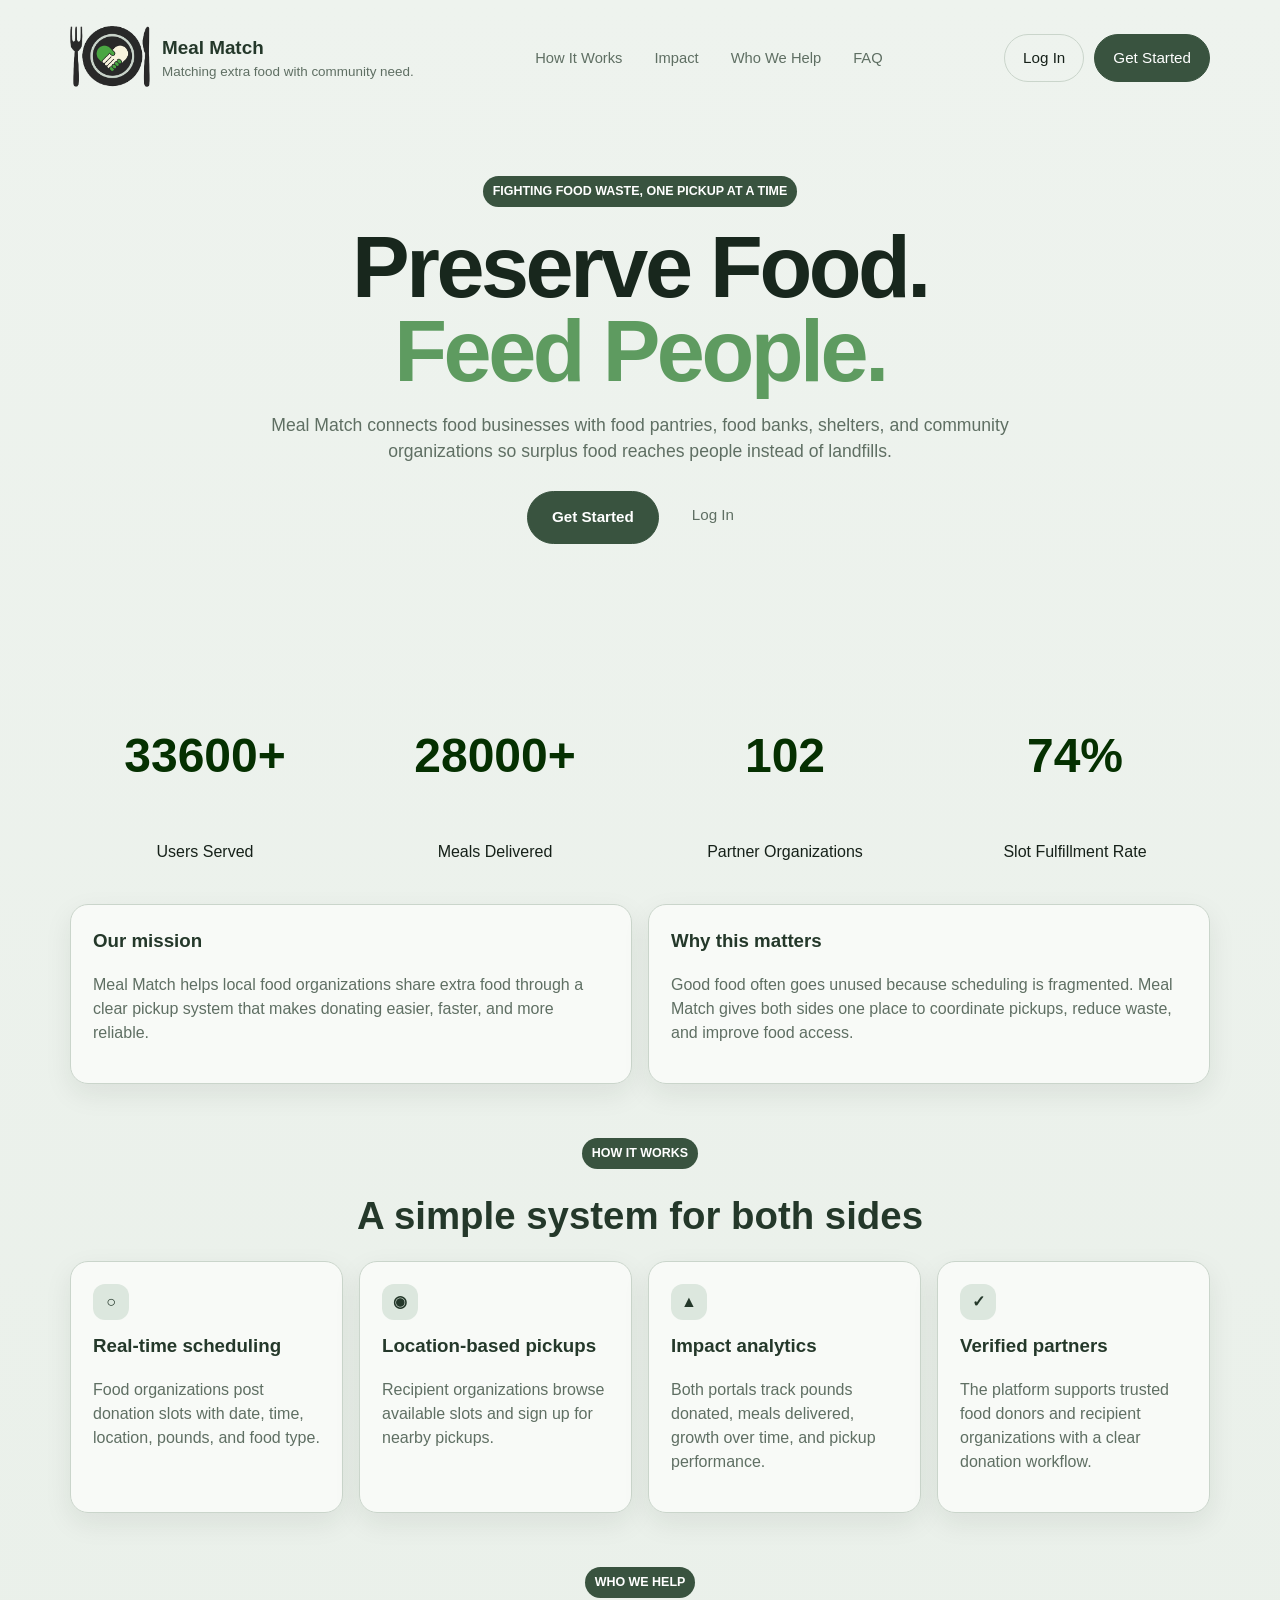
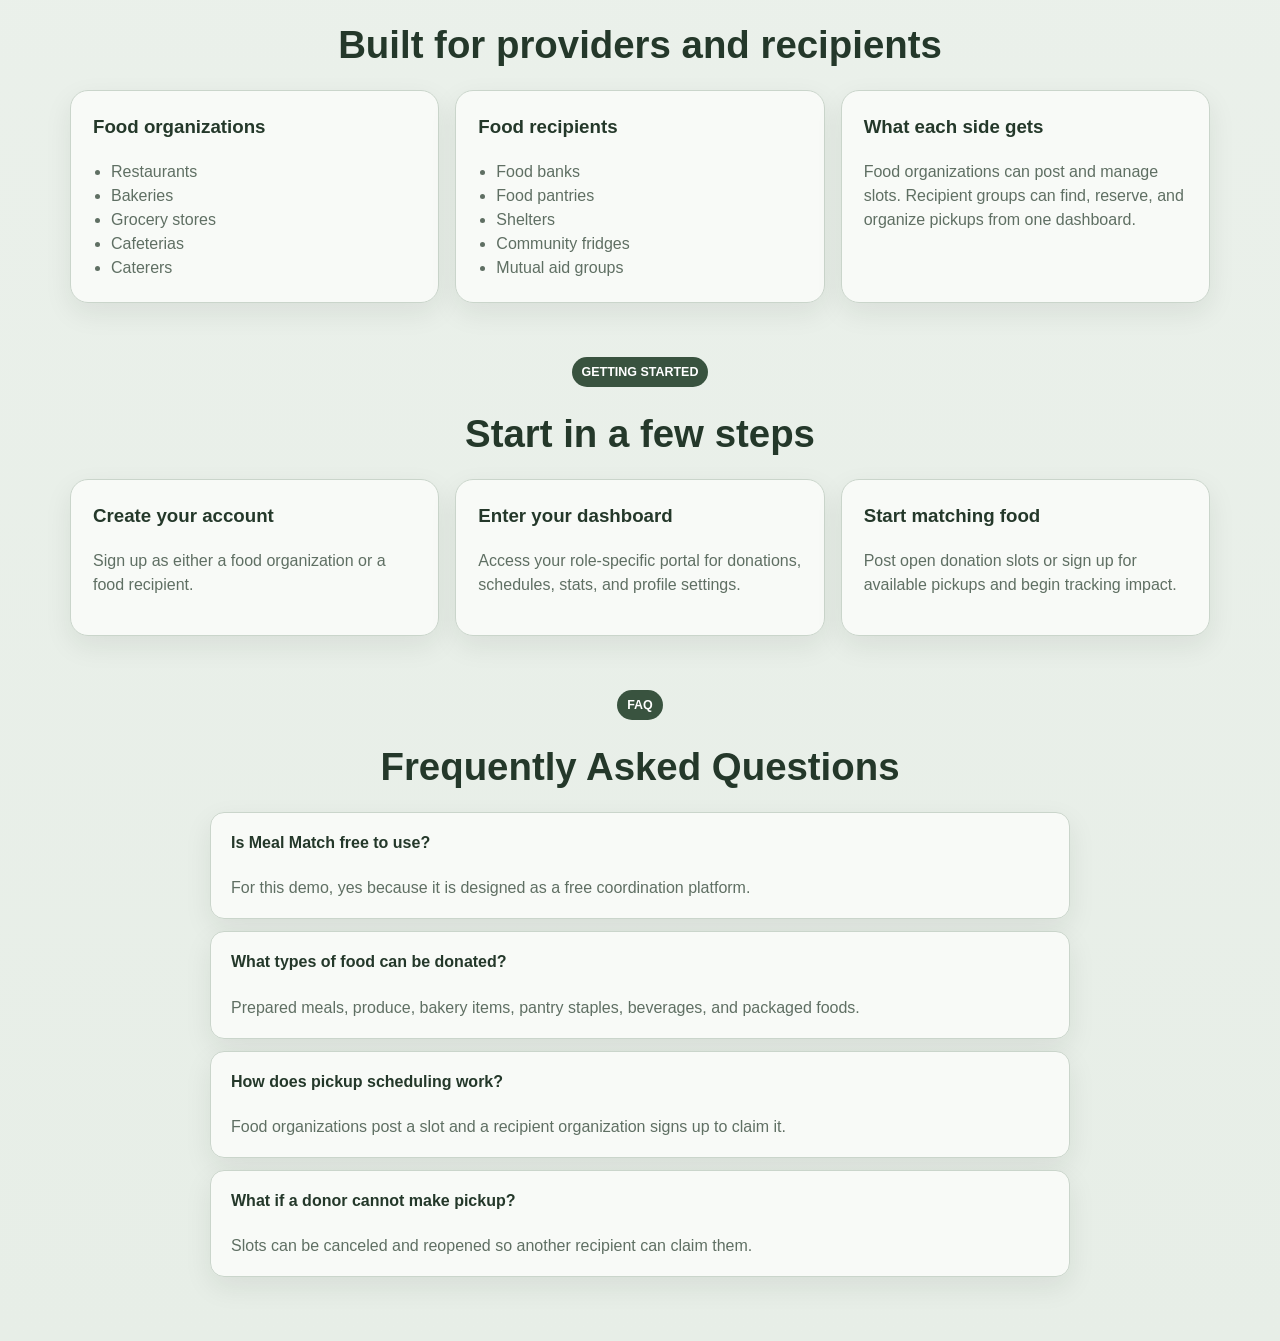
<file: index.html>
<!DOCTYPE html>
<html lang="en">

<head>
  <meta charset="UTF-8" />
  <meta name="viewport" content="width=device-width, initial-scale=1.0" />
  <title>Meal Match</title>
  <link rel="stylesheet" href="index.css" />
  <script src="index.js" defer></script>
</head>

<body>
  <section class="landing">
    <header class="topbar">
      <div class="brand">
        <img class="brand-mark" src="./images/NTHS_hackathon_26-Photoroom.png">
        <div>
          <div class="brand-name">Meal Match</div>
          <small>Matching extra food with community need.</small>
        </div>
      </div>

      <nav class="topnav">
        <a href="#how-it-works">How It Works</a>
        <a href="#impact">Impact</a>
        <a href="#who-we-help">Who We Help</a>
        <a href="#faq">FAQ</a>
      </nav>

      <div class="topbar-actions">
        <a class="button secondary" href="repeatlogin.html">Log In</a>
        <a class="button primary" href="login.html">Get Started</a>
      </div>
    </header>

    <section class="hero-centered">
      <span class="eyebrow">Fighting food waste, one pickup at a time</span>
      <h1>
        Preserve Food.<br />
        <span class="highlight">Feed People.</span>
      </h1>
      <p class="hero-copy">
        Meal Match connects food businesses with food pantries, food banks,
        shelters, and community organizations so surplus food reaches people
        instead of landfills.
      </p>
      <div class="hero-actions">
        <a class="button primary large" href="login.html">Get Started</a>
        <a class="button text-link" href="repeatlogin.html">Log In</a>
      </div>
    </section>

    <section id="impact" class="impact-strip">
      <div class="stats">
        <div class="stat">
          <h1 class="counter" data-target="42000" data-suffix="+">0</h1>
          <p>Users Served</p>
        </div>

        <div class="stat">
          <h1 class="counter" data-target="35000" data-suffix="+">0</h1>
          <p>Meals Delivered</p>
        </div>

        <div class="stat">
          <h1 class="counter" data-target="127">0</h1>
          <p>Partner Organizations </p>
        </div>

        <div class="stat">
          <h1 class="counter" data-target="92" data-suffix="%">0</h1>
          <p>Slot Fulfillment Rate</p>
        </div>
      </div>
    </section>

    <section class="two-col-intro">
      <div class="panel">
        <h3>Our mission</h3>
        <p class="muted">
          Meal Match helps local food organizations share extra food through a
          clear pickup system that makes donating easier, faster, and more reliable.
        </p>
      </div>
      <div class="panel">
        <h3>Why this matters</h3>
        <p class="muted">
          Good food often goes unused because scheduling is fragmented.
          Meal Match gives both sides one place to coordinate pickups, reduce waste,
          and improve food access.
        </p>
      </div>
    </section>

    <section id="how-it-works" class="section-block">
      <div class="section-heading">
        <span class="eyebrow">How it works</span>
        <h2>A simple system for both sides</h2>
      </div>

      <div class="feature-grid">
        <div class="feature-card">
          <div class="feature-icon">○</div>
          <h3>Real-time scheduling</h3>
          <p class="muted">
            Food organizations post donation slots with date, time, location, pounds,
            and food type.
          </p>
        </div>
        <div class="feature-card">
          <div class="feature-icon">◉</div>
          <h3>Location-based pickups</h3>
          <p class="muted">
            Recipient organizations browse available slots and sign up for nearby pickups.
          </p>
        </div>
        <div class="feature-card">
          <div class="feature-icon">▲</div>
          <h3>Impact analytics</h3>
          <p class="muted">
            Both portals track pounds donated, meals delivered, growth over time,
            and pickup performance.
          </p>
        </div>
        <div class="feature-card">
          <div class="feature-icon">✓</div>
          <h3>Verified partners</h3>
          <p class="muted">
            The platform supports trusted food donors and recipient organizations
            with a clear donation workflow.
          </p>
        </div>
      </div>
    </section>

    <section id="who-we-help" class="section-block">
      <div class="section-heading">
        <span class="eyebrow">Who we help</span>
        <h2>Built for providers and recipients</h2>
      </div>

      <div class="three-col-grid">
        <div class="panel">
          <h3>Food organizations</h3>
          <ul class="mini-list">
            <li>Restaurants</li>
            <li>Bakeries</li>
            <li>Grocery stores</li>
            <li>Cafeterias</li>
            <li>Caterers</li>
          </ul>
        </div>

        <div class="panel">
          <h3>Food recipients</h3>
          <ul class="mini-list">
            <li>Food banks</li>
            <li>Food pantries</li>
            <li>Shelters</li>
            <li>Community fridges</li>
            <li>Mutual aid groups</li>
          </ul>
        </div>

        <div class="panel">
          <h3>What each side gets</h3>
          <p class="muted">
            Food organizations can post and manage slots. Recipient groups can find,
            reserve, and organize pickups from one dashboard.
          </p>
        </div>
      </div>
    </section>

    <section class="section-block">
      <div class="section-heading">
        <span class="eyebrow">Getting started</span>
        <h2>Start in a few steps</h2>
      </div>

      <div class="three-col-grid">
        <div class="panel">
          <h3>Create your account</h3>
          <p class="muted">
            Sign up as either a food organization or a food recipient.
          </p>
        </div>
        <div class="panel">
          <h3>Enter your dashboard</h3>
          <p class="muted">
            Access your role-specific portal for donations, schedules, stats, and profile settings.
          </p>
        </div>
        <div class="panel">
          <h3>Start matching food</h3>
          <p class="muted">
            Post open donation slots or sign up for available pickups and begin tracking impact.
          </p>
        </div>
      </div>
    </section>

    <section id="faq" class="section-block faq-block">
      <div class="section-heading">
        <span class="eyebrow">FAQ</span>
        <h2>Frequently Asked Questions</h2>
      </div>

      <div class="faq-list">
        <div class="faq-item">
          <h4>Is Meal Match free to use?</h4>
          <p class="muted">For this demo, yes because it is designed as a free coordination platform.</p>
        </div>
        <div class="faq-item">
          <h4>What types of food can be donated?</h4>
          <p class="muted">Prepared meals, produce, bakery items, pantry staples, beverages, and packaged foods.</p>
        </div>
        <div class="faq-item">
          <h4>How does pickup scheduling work?</h4>
          <p class="muted">Food organizations post a slot and a recipient organization signs up to claim it.</p>
        </div>
        <div class="faq-item">
          <h4>What if a donor cannot make pickup?</h4>
          <p class="muted">Slots can be canceled and reopened so another recipient can claim them.</p>
        </div>
      </div>
    </section>
  </section>
</body>

</html>
</file>
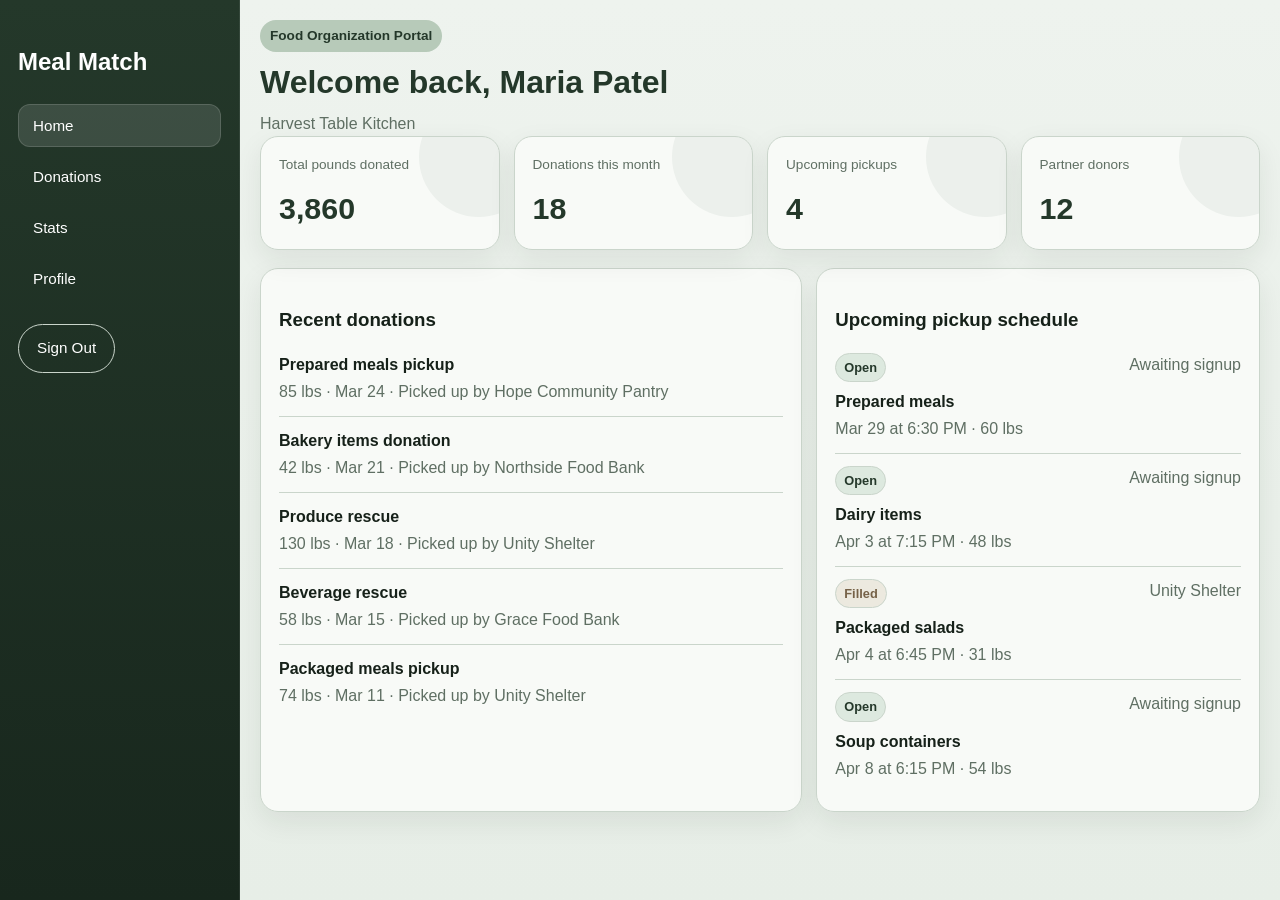
<file: dashboard.html>
<!DOCTYPE html>
<html lang="en">

<head>
  <meta charset="UTF-8" />
  <meta name="viewport" content="width=device-width, initial-scale=1.0" />
  <title>Dashboard - Meal Match</title>
  <link rel="stylesheet" href="dashboard.css" />
</head>

<body>
  <section class="portal">
    <aside class="sidebar">
      <h2>Meal Match</h2>

      <div class="nav-links">
        <button class="nav-link active" data-section="home">Home</button>
        <button class="nav-link" data-section="donations">Donations</button>
        <button class="nav-link" data-section="stats">Stats</button>
        <button class="nav-link" data-section="profile">Profile</button>
      </div>

      <div class="sidebar-actions">
        <a class="button secondary" href="login.html">Sign Out</a>
      </div>
    </aside>

    <main class="portal-main">
      <div id="portalContent"></div>
    </main>
  </section>

  <div id="toast" class="toast hidden"></div>

  <script src="script.js"></script>
</body>

</html>
</file>
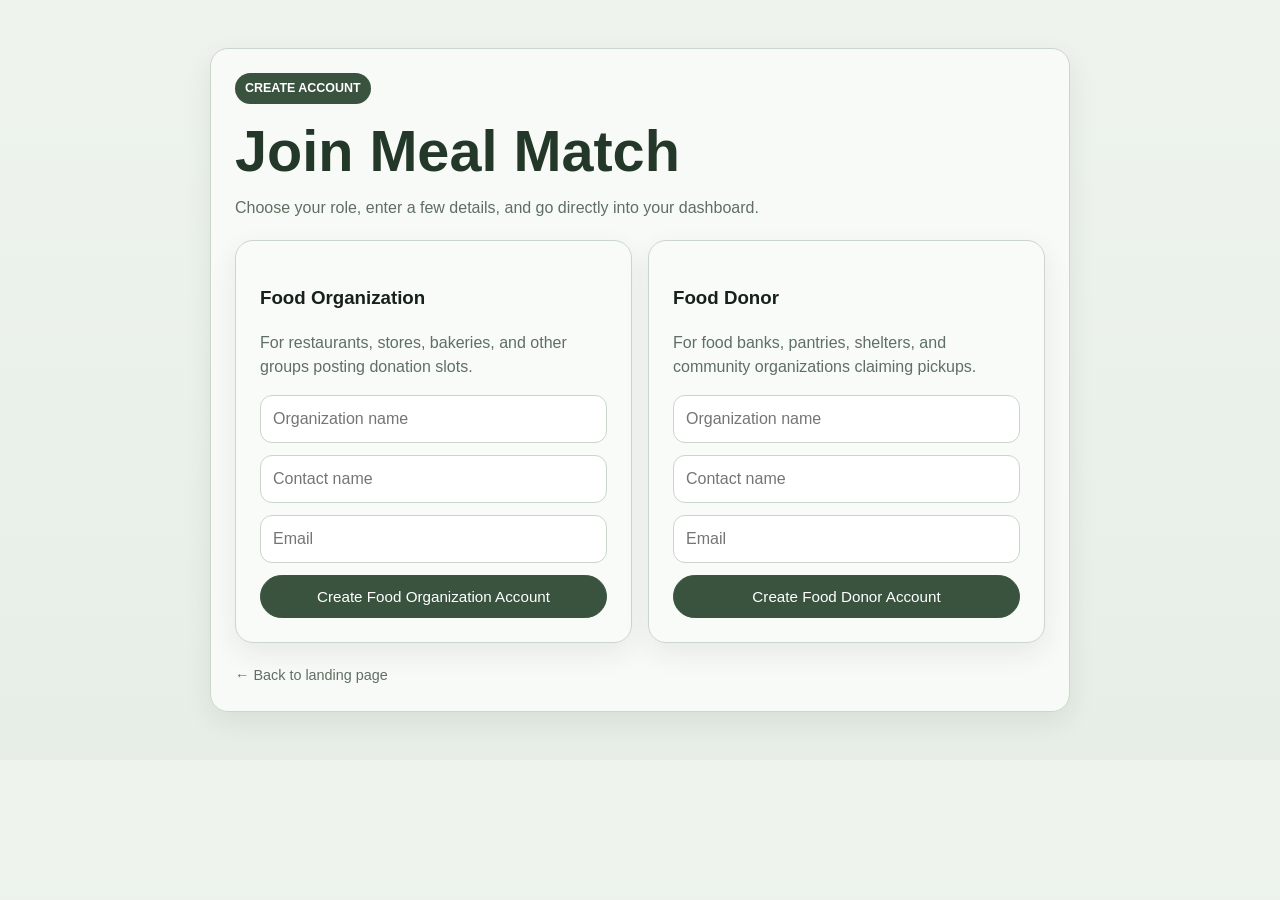
<file: login.html>
<!DOCTYPE html>
<html lang="en">

<head>
  <meta charset="UTF-8" />
  <meta name="viewport" content="width=device-width, initial-scale=1.0" />
  <title>Login - Meal Match</title>
  <link rel="stylesheet" href="login.css" />
</head>

<body>
  <section class="login-screen">
    <div class="login-card hero-card">
      <span class="eyebrow">Create account</span>
      <h1>Join Meal Match</h1>
      <p class="muted">
        Choose your role, enter a few details, and go directly into your dashboard.
      </p>

      <div class="role-choices">
        <div class="role-card">
          <h3>Food Organization</h3>
          <p class="muted">
            For restaurants, stores, bakeries, and other groups posting donation slots.
          </p>
          <form id="organizationSignupForm">
            <input id="signupOrgName" placeholder="Organization name" required />
            <input id="signupOrgContact" placeholder="Contact name" required />
            <input id="signupOrgEmail" placeholder="Email" required />
            <button class="button primary full-width" type="submit">
              Create Food Organization Account
            </button>
          </form>
        </div>

        <div class="role-card">
          <h3>Food Donor</h3>
          <p class="muted">
            For food banks, pantries, shelters, and community organizations claiming pickups.
          </p>
          <form id="donorSignupForm">
            <input id="signupDonorName" placeholder="Organization name" required />
            <input id="signupDonorContact" placeholder="Contact name" required />
            <input id="signupDonorEmail" placeholder="Email" required />
            <button class="button primary full-width" type="submit">
              Create Food Donor Account
            </button>
          </form>
        </div>
      </div>

      <div class="footer-note">
        <a href="index.html">← Back to landing page</a>
      </div>
    </div>
  </section>

  <script src="script.js"></script>
</body>

</html>
</file>
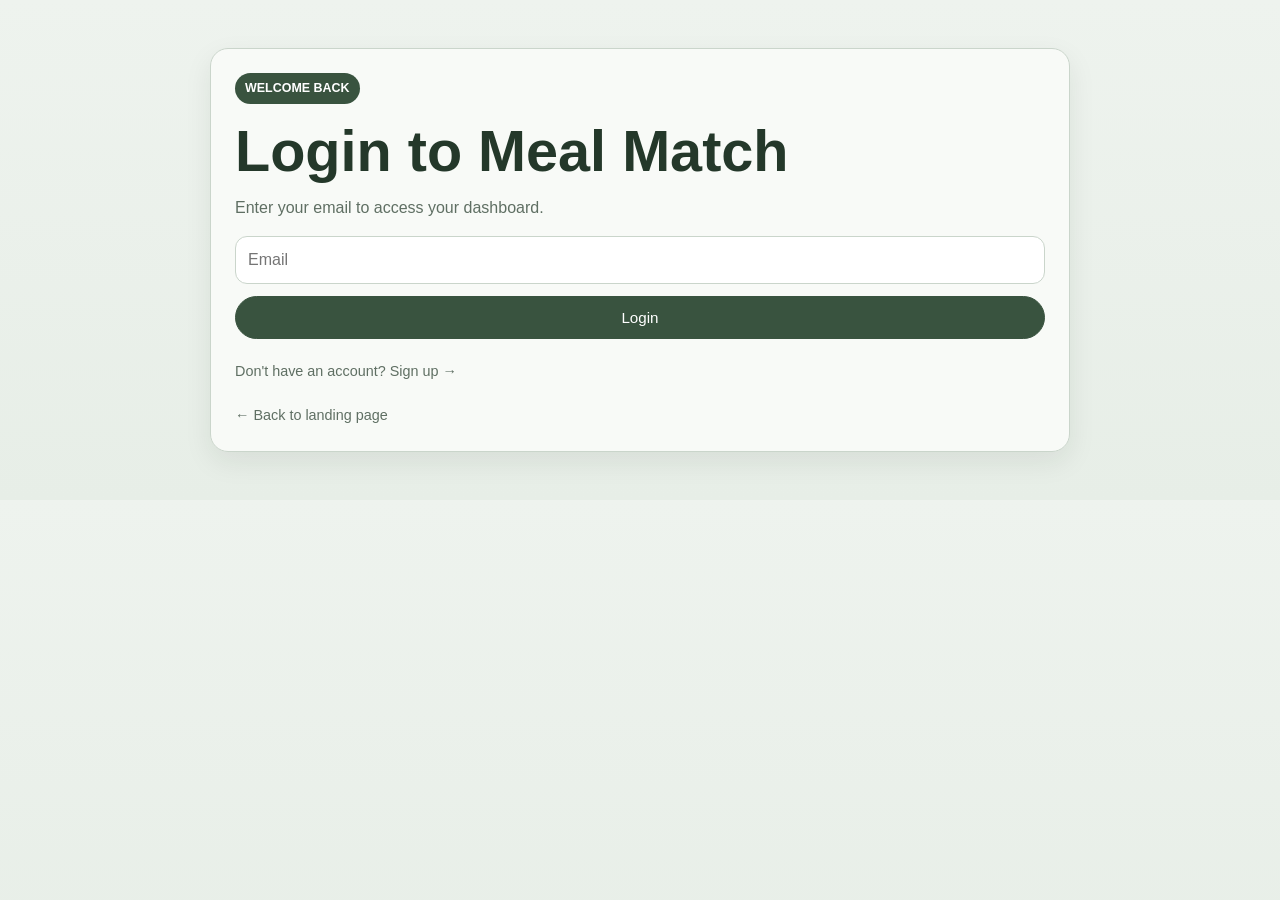
<file: repeatlogin.html>
<!DOCTYPE html>
<html lang="en">

<head>
  <meta charset="UTF-8" />
  <meta name="viewport" content="width=device-width, initial-scale=1.0" />
  <title>Login - Meal Match</title>
  <link rel="stylesheet" href="login.css" />
  <script src="script.js" defer></script> 
</head>

<body>
  <section class="login-screen">
    <div class="login-card hero-card">
      <span class="eyebrow">Welcome back</span>
      <h1>Login to Meal Match</h1>
      <p class="muted">
        Enter your email to access your dashboard.
      </p>

      <form id="loginForm">
        <input id="loginEmail" type="email" placeholder="Email" required />
        <button class="button primary full-width" type="submit">
          Login
        </button>
      </form>

      <div class="footer-note">
        <a href="login.html">Don't have an account? Sign up →</a>
      </div>

      <div class="footer-note">
        <a href="index.html">← Back to landing page</a>
      </div>
    </div>
  </section>
</body>

</html>
</file>
<file: index.css>
:root {
  --bg: #edf2ed;
  --panel: #f9fbf8;
  --ink: #162119;
  --muted: #5f6f63;
  --line: #cad5cb;
  --green-1: #dce7de;
  --green-2: #b7cab9;
  --green-5: #39533f;
  --green-6: #24382a;
  --green-7: #18271d;
  --shadow: 0 10px 28px rgba(22, 33, 25, 0.08);
  --radius: 18px;
}

* {
  box-sizing: border-box;
}

html {
  scroll-behavior: smooth;
}

body {
  margin: 0;
  font-family: Arial, Helvetica, sans-serif;
  color: var(--ink);
  background: linear-gradient(to bottom, #eef3ee, #e7eee7);
  line-height: 1.5;
}

a {
  color: inherit;
  text-decoration: none;
}

.landing {
  max-width: 1180px;
  margin: 0 auto;
  padding: 20px 20px 64px;
}

.topbar {
  display: grid;
  grid-template-columns: auto 1fr auto;
  align-items: center;
  gap: 20px;
  padding: 6px 0 26px;
}

.brand {
  display: flex;
  align-items: center;
  gap: 12px;
}

.brand-mark {
  width: 80px;      
  height: auto;
}

.brand-name {
  font-size: 1.18rem;
  font-weight: 700;
  color: var(--green-6);
}

.brand small {
  display: block;
  color: var(--muted);
  font-size: 0.84rem;
}

.topnav {
  display: flex;
  justify-content: center;
  gap: 32px;
  font-size: 0.92rem;
  color: var(--muted);
}

.topbar-actions {
  display: flex;
  gap: 10px;
  justify-content: flex-end;
}

.button {
  display: inline-block;
  border: 1px solid var(--line);
  border-radius: 999px;
  padding: 12px 18px;
  background: white;
  cursor: pointer;
  font-size: 0.95rem;
  transition: 0.2s ease;
}

.button:hover {
  transform: translateY(-2px);
}

.primary {
  background: var(--green-5);
  color: white;
  border-color: var(--green-5);
}

.secondary {
  background: transparent;
}

.text-link {
  background: transparent;
  border-color: transparent;
  color: var(--muted);
}

.large {
  padding: 14px 24px;
  font-weight: 700;
}

.hero-centered {
  text-align: center;
  padding: 60px 0 32px;
  max-width: 860px;
  margin: 0 auto;
}

.eyebrow {
  display: inline-block;
  font-size: 0.78rem;
  text-transform: uppercase;
  color: white;
  background: var(--green-5);
  padding: 6px 10px;
  border-radius: 999px;
  margin-bottom: 18px;
  font-weight: 700;
}

.hero-centered h1 {
  font-size: clamp(2.8rem, 7vw, 5.4rem);
  line-height: 0.98;
  margin: 0 0 18px;
  color: var(--green-7);
  letter-spacing: -0.04em;
}

.highlight {
  color: #5e9b60;
}

.hero-copy {
  max-width: 760px;
  margin: 0 auto 26px;
  color: var(--muted);
  font-size: 1.1rem;
}

.hero-actions {
  display: flex;
  gap: 14px;
  justify-content: center;
  flex-wrap: wrap;
}

.impact-strip {
  display: grid;
  grid-template-columns: repeat(4, 1fr);
  gap: 18px;
  margin: 28px 0 18px;
  padding: 18px 0 6px;
}

.impact-stat {
  text-align: center;
}

.impact-stat strong {
  display: block;
  font-size: 2.4rem;
  color: var(--green-7);
  margin-bottom: 6px;
}

.impact-stat span {
  color: var(--muted);
  font-size: 0.95rem;
}

.two-col-intro,
.feature-grid,
.three-col-grid {
  display: grid;
  gap: 16px;
}

.two-col-intro {
  grid-template-columns: 1fr 1fr;
  margin-top: 18px;
}

.section-block {
  margin-top: 54px;
}

.section-heading {
  text-align: center;
  margin-bottom: 16px;
}

.section-heading h2 {
  margin: 0;
  color: var(--green-6);
  font-size: clamp(1.7rem, 3vw, 2.4rem);
}

.feature-grid {
  grid-template-columns: repeat(4, 1fr);
}

.three-col-grid {
  grid-template-columns: repeat(3, 1fr);
}

.panel,
.feature-card {
  background: rgba(249, 251, 248, 0.96);
  border: 1px solid var(--line);
  border-radius: var(--radius);
  box-shadow: var(--shadow);
  padding: 22px;
}

.panel h3,
.feature-card h3,
.faq-item h4 {
  margin-top: 0;
  color: var(--green-6);
}

.muted {
  color: var(--muted);
}

.feature-icon {
  width: 36px;
  height: 36px;
  border-radius: 12px;
  display: inline-flex;
  align-items: center;
  justify-content: center;
  background: var(--green-1);
  color: var(--green-6);
  margin-bottom: 12px;
  font-weight: 700;
}

.mini-list {
  margin: 10px 0 0;
  padding-left: 18px;
  color: var(--muted);
}

.faq-block {
  max-width: 860px;
  margin-left: auto;
  margin-right: auto;
}

.faq-list {
  display: grid;
  gap: 12px;
}

.faq-item {
  background: rgba(249, 251, 248, 0.96);
  border: 1px solid var(--line);
  border-radius: 14px;
  padding: 18px 20px;
  box-shadow: var(--shadow);
}

.faq-item p {
  margin-bottom: 0;
}

@media (max-width: 1020px) {
  .topbar {
    grid-template-columns: 1fr;
    justify-items: center;
  }

  .topnav {
    flex-wrap: wrap;
    gap: 18px;
  }

  .topbar-actions {
    justify-content: center;
  }

  .impact-strip,
  .two-col-intro,
  .feature-grid,
  .three-col-grid {
    grid-template-columns: 1fr;
  }
}
.stats {
  display: flex;
  justify-content: space-around;
  text-align: center;
  margin-top: 50px;
}

.stat {
  font-family: Arial, sans-serif;
}

.counter {
  font-size: 3rem;
  font-weight: bold;
  color: #053001;
}
.stats {
  display: flex;             
  justify-content: space-around; 
  align-items: center;      
  flex-wrap: wrap;           
  text-align: center;        
  margin-top: 50px;
  gap: 20px;                 
}

.stat {
  flex: 1 1 150px;          
}

.impact-strip .stats {
  display: flex !important;      
  justify-content: space-around;  
  align-items: center;           
  flex-wrap: wrap;                
  text-align: center;
  gap: 20px;                      
}


.impact-strip .stat {
  flex: 1 1 150px;               
}

.impact-strip {
  display: block; 
}

.impact-strip .stats {
  display: flex;
  justify-content: space-around;
  align-items: center;
  flex-wrap: wrap; 
  gap: 20px; 
}
</file>
<file: dashboard.css>
:root {
  --bg: #edf2ed;
  --panel: #f9fbf8;
  --ink: #162119;
  --muted: #5f6f63;
  --line: #cad5cb;

  --green-2: #b7cab9;
  --green-5: #39533f;
  --green-6: #24382a;
  --green-7: #18271d;

  --shadow: 0 10px 28px rgba(22, 33, 25, 0.08);
  --radius: 18px;
}

* {
  box-sizing: border-box;
}

body {
  margin: 0;
  font-family: Arial, Helvetica, sans-serif;
  color: var(--ink);
  background: linear-gradient(to bottom, #eef3ee, #e7eee7);
  line-height: 1.5;
}

.hidden {
  display: none !important;
}

a {
  color: inherit;
  text-decoration: none;
}

.button,
button {
  display: inline-block;
  border: 1px solid var(--line);
  border-radius: 999px;
  padding: 12px 18px;
  background: white;
  cursor: pointer;
  font-size: 0.95rem;
  transition: 0.2s ease;
}

button:hover,
.button:hover {
  transform: translateY(-2px);
}

.primary {
  background: var(--green-5);
  color: white;
  border-color: var(--green-5);
}

.secondary {
  background: transparent;
}

.portal {
  display: grid;
  grid-template-columns: 240px 1fr;
  min-height: 100vh;
}

.sidebar {
  background: linear-gradient(to bottom, var(--green-6), var(--green-7));
  color: white;
  border-right: 1px solid rgba(255, 255, 255, 0.08);
  padding: 24px 18px;
}

.sidebar h2 {
  color: white;
  margin-bottom: 24px;
}

.nav-links {
  display: grid;
  gap: 8px;
}

.nav-link {
  width: 100%;
  text-align: left;
  border-radius: 12px;
  padding: 12px 14px;
  background: transparent;
  border: 1px solid transparent;
  color: white;
}

.nav-link.active {
  background: rgba(255, 255, 255, 0.12);
  border-color: rgba(255, 255, 255, 0.14);
}

.sidebar-actions {
  margin-top: 24px;
}

.portal-main {
  padding: 20px;
}

.portal-header h1 {
  margin: 0 0 6px;
  font-size: 2rem;
  color: var(--green-6);
}

.role-badge {
  display: inline-block;
  padding: 6px 10px;
  border-radius: 999px;
  font-size: 0.85rem;
  background: var(--green-2);
  color: var(--green-6);
  margin-bottom: 6px;
  font-weight: 700;
}

.stats-grid,
.content-grid,
.tiny-stats-grid,
.insight-grid,
.profile-edit-grid {
  display: grid;
  gap: 14px;
}

.stats-grid {
  grid-template-columns: repeat(4, 1fr);
  margin-bottom: 18px;
}

.content-grid {
  grid-template-columns: 1.1fr 0.9fr;
  margin-bottom: 16px;
}

.tiny-stats-grid,
.insight-grid {
  grid-template-columns: repeat(2, 1fr);
  margin-top: 12px;
}

.profile-edit-grid {
  grid-template-columns: 1fr 1fr;
}

.stat-card,
.list-card,
.form-card,
.chart-card,
.profile-card,
.tiny-stat,
.insight-card {
  background: rgba(249, 251, 248, 0.96);
  border: 1px solid var(--line);
  border-radius: var(--radius);
  box-shadow: var(--shadow);
  padding: 18px;
}

.stat-card {
  position: relative;
  overflow: hidden;
}

.stat-card::after {
  content: "";
  position: absolute;
  width: 120px;
  height: 120px;
  right: -40px;
  top: -40px;
  border-radius: 50%;
  background: rgba(36, 56, 42, 0.05);
}

.stat-label {
  color: var(--muted);
  font-size: 0.85rem;
  margin-bottom: 10px;
}

.stat-number {
  font-size: 1.9rem;
  font-weight: 700;
  color: var(--green-6);
}

.activity-item,
.slot-item,
.profile-row {
  padding: 12px 0;
  border-top: 1px solid var(--line);
}

.activity-item:first-of-type,
.slot-item:first-of-type,
.profile-row:first-of-type {
  border-top: none;
  padding-top: 0;
}

.slot-item {
  display: flex;
  justify-content: space-between;
  gap: 16px;
  align-items: flex-start;
  flex-wrap: wrap;
}

.slot-main strong,
.activity-item strong,
.profile-row strong {
  display: block;
  margin-bottom: 3px;
}

.muted {
  color: var(--muted);
}

.tag {
  display: inline-block;
  padding: 4px 8px;
  border-radius: 999px;
  font-size: 0.8rem;
  border: 1px solid var(--line);
  margin-bottom: 8px;
  font-weight: 700;
}

.tag.open {
  background: #dde9df;
  color: var(--green-6);
}

.tag.filled {
  background: #ece9df;
  color: #766248;
}

.tag.completed {
  background: #dce7de;
  color: var(--green-6);
}

.tag.cancelled {
  background: #efe5df;
  color: #8f5e49;
}

form {
  display: grid;
  gap: 12px;
}

input,
textarea,
select {
  width: 100%;
  padding: 11px 12px;
  border: 1px solid var(--line);
  border-radius: 12px;
  background: #fff;
  font: inherit;
  color: var(--ink);
}

textarea {
  min-height: 88px;
  resize: vertical;
}

.form-row {
  display: grid;
  grid-template-columns: 1fr 1fr;
  gap: 10px;
}

.chart-box {
  border: 1px solid var(--line);
  border-radius: 14px;
  padding: 16px;
  background: white;
  margin-top: 12px;
}

.line-chart-wrap {
  margin-top: 10px;
}

.line-chart {
  position: relative;
  height: 240px;
  border-left: 1px solid var(--line);
  border-bottom: 1px solid var(--line);
  background:
    linear-gradient(to top, rgba(36, 56, 42, 0.04) 1px, transparent 1px),
    linear-gradient(to right, rgba(36, 56, 42, 0.04) 1px, transparent 1px),
    linear-gradient(to top, #f9fbf8 0%, #ffffff 100%);
  background-size: 100% 25%, 16.6% 100%, auto;
  overflow: hidden;
}

.line-chart svg {
  width: 100%;
  height: 100%;
  overflow: visible;
}

.axis-label-x,
.axis-label-y {
  font-size: 0.78rem;
  color: var(--muted);
  font-weight: 600;
}

.axis-label-x {
  margin-top: 8px;
  text-align: center;
}

.axis-label-y {
  margin-bottom: 8px;
}

.axis-row {
  display: flex;
  justify-content: space-between;
  margin-top: 8px;
  font-size: 0.76rem;
  color: var(--muted);
}

.bars {
  display: flex;
  align-items: end;
  gap: 12px;
  height: 190px;
  padding: 14px 8px 0;
  border-left: 1px solid var(--line);
  border-bottom: 1px solid var(--line);
  background:
    linear-gradient(to top, rgba(36, 56, 42, 0.04) 1px, transparent 1px),
    linear-gradient(to top, #f9fbf8 0%, #ffffff 100%);
  background-size: 100% 25%, auto;
}

.bar-wrap {
  flex: 1;
  text-align: center;
  font-size: 0.75rem;
  color: var(--muted);
  position: relative;
}

.bar {
  width: 100%;
  border-radius: 12px 12px 0 0;
  margin-bottom: 8px;
  animation: riseUp 0.8s ease both;
  transform-origin: bottom;
}

@keyframes riseUp {
  from {
    transform: scaleY(0.15);
    opacity: 0.35;
  }

  to {
    transform: scaleY(1);
    opacity: 1;
  }
}

.chart-point {
  animation: pointFade 0.8s ease both;
}

@keyframes pointFade {
  from {
    opacity: 0;
    transform: scale(0.7);
  }

  to {
    opacity: 1;
    transform: scale(1);
  }
}

.line-animated {
  stroke-dasharray: 1000;
  stroke-dashoffset: 1000;
  animation: drawLine 1.2s ease forwards;
}

@keyframes drawLine {
  to {
    stroke-dashoffset: 0;
  }
}

.stack-chart {
  display: grid;
  gap: 12px;
  margin-top: 12px;
}

.stack-row {
  display: grid;
  grid-template-columns: 130px 1fr auto;
  gap: 10px;
  align-items: center;
  font-size: 0.86rem;
}

.stack-track {
  height: 14px;
  background: #edf3ee;
  border-radius: 999px;
  overflow: hidden;
  border: 1px solid var(--line);
}

.stack-fill {
  height: 100%;
  border-radius: 999px;
  animation: growWidth 1s ease both;
  transform-origin: left;
}

@keyframes growWidth {
  from {
    width: 0 !important;
  }
}

.legend {
  margin-top: 12px;
  color: var(--muted);
  font-size: 0.9rem;
}

.chart-legend {
  display: flex;
  gap: 12px;
  flex-wrap: wrap;
  margin-top: 12px;
  font-size: 0.82rem;
  color: var(--muted);
}

.legend-item {
  display: flex;
  align-items: center;
  gap: 6px;
}

.legend-swatch {
  width: 12px;
  height: 12px;
  border-radius: 999px;
}

.stats-summary {
  margin-top: 18px;
}

.stats-summary h3 {
  margin-bottom: 10px;
  color: var(--green-6);
}

.tiny-stat strong,
.insight-card strong {
  display: block;
  font-size: 1.2rem;
  margin-bottom: 4px;
  color: var(--green-6);
}

.toast {
  position: fixed;
  right: 18px;
  bottom: 18px;
  background: var(--green-6);
  color: white;
  padding: 14px 16px;
  border-radius: 14px;
  box-shadow: var(--shadow);
  z-index: 1000;
}

@media (max-width: 980px) {

  .portal,
  .stats-grid,
  .content-grid,
  .tiny-stats-grid,
  .insight-grid,
  .profile-edit-grid {
    grid-template-columns: 1fr;
  }

  .sidebar {
    border-right: none;
    border-bottom: 1px solid rgba(255, 255, 255, 0.08);
  }

  .form-row,
  .stack-row {
    grid-template-columns: 1fr;
  }
}
</file>
<file: login.css>
:root {
  --ink: #162119;
  --muted: #5f6f63;
  --line: #cad5cb;
  --green-5: #39533f;
  --green-6: #24382a;
  --shadow: 0 10px 28px rgba(22, 33, 25, 0.08);
  --radius: 18px;
}

* {
  box-sizing: border-box;
}

body {
  margin: 0;
  font-family: Arial, Helvetica, sans-serif;
  color: var(--ink);
  background: linear-gradient(to bottom, #eef3ee, #e7eee7);
  line-height: 1.5;
}

a {
  color: inherit;
  text-decoration: none;
}

.login-screen {
  max-width: 900px;
  margin: 0 auto;
  padding: 48px 20px;
}

.hero-card,
.role-card {
  background: rgba(249, 251, 248, 0.96);
  border: 1px solid var(--line);
  border-radius: var(--radius);
  box-shadow: var(--shadow);
}

.hero-card {
  padding: 24px;
}

.role-card {
  padding: 24px;
}

.eyebrow {
  display: inline-block;
  font-size: 0.78rem;
  text-transform: uppercase;
  color: white;
  background: var(--green-5);
  padding: 6px 10px;
  border-radius: 999px;
  margin-bottom: 18px;
  font-weight: 700;
}

h1 {
  font-size: clamp(2.2rem, 5vw, 3.6rem);
  line-height: 1.02;
  margin: 0 0 16px;
  color: var(--green-6);
}

.muted {
  color: var(--muted);
}

.role-choices {
  display: grid;
  grid-template-columns: 1fr 1fr;
  gap: 16px;
  margin-top: 20px;
}

form {
  display: grid;
  gap: 12px;
  margin-top: 14px;
}

input {
  width: 100%;
  padding: 11px 12px;
  border: 1px solid var(--line);
  border-radius: 12px;
  background: #fff;
  font: inherit;
  color: var(--ink);
}

.button,
button {
  display: inline-block;
  border: 1px solid var(--line);
  border-radius: 999px;
  padding: 12px 18px;
  background: white;
  cursor: pointer;
  font-size: 0.95rem;
  transition: 0.2s ease;
}

button:hover,
.button:hover {
  transform: translateY(-2px);
}

.primary {
  background: var(--green-5);
  color: white;
  border-color: var(--green-5);
}

.full-width {
  width: 100%;
}

.footer-note {
  margin-top: 22px;
  color: var(--muted);
  font-size: 0.9rem;
}

@media (max-width: 980px) {
  .role-choices {
    grid-template-columns: 1fr;
  }
}
</file>
